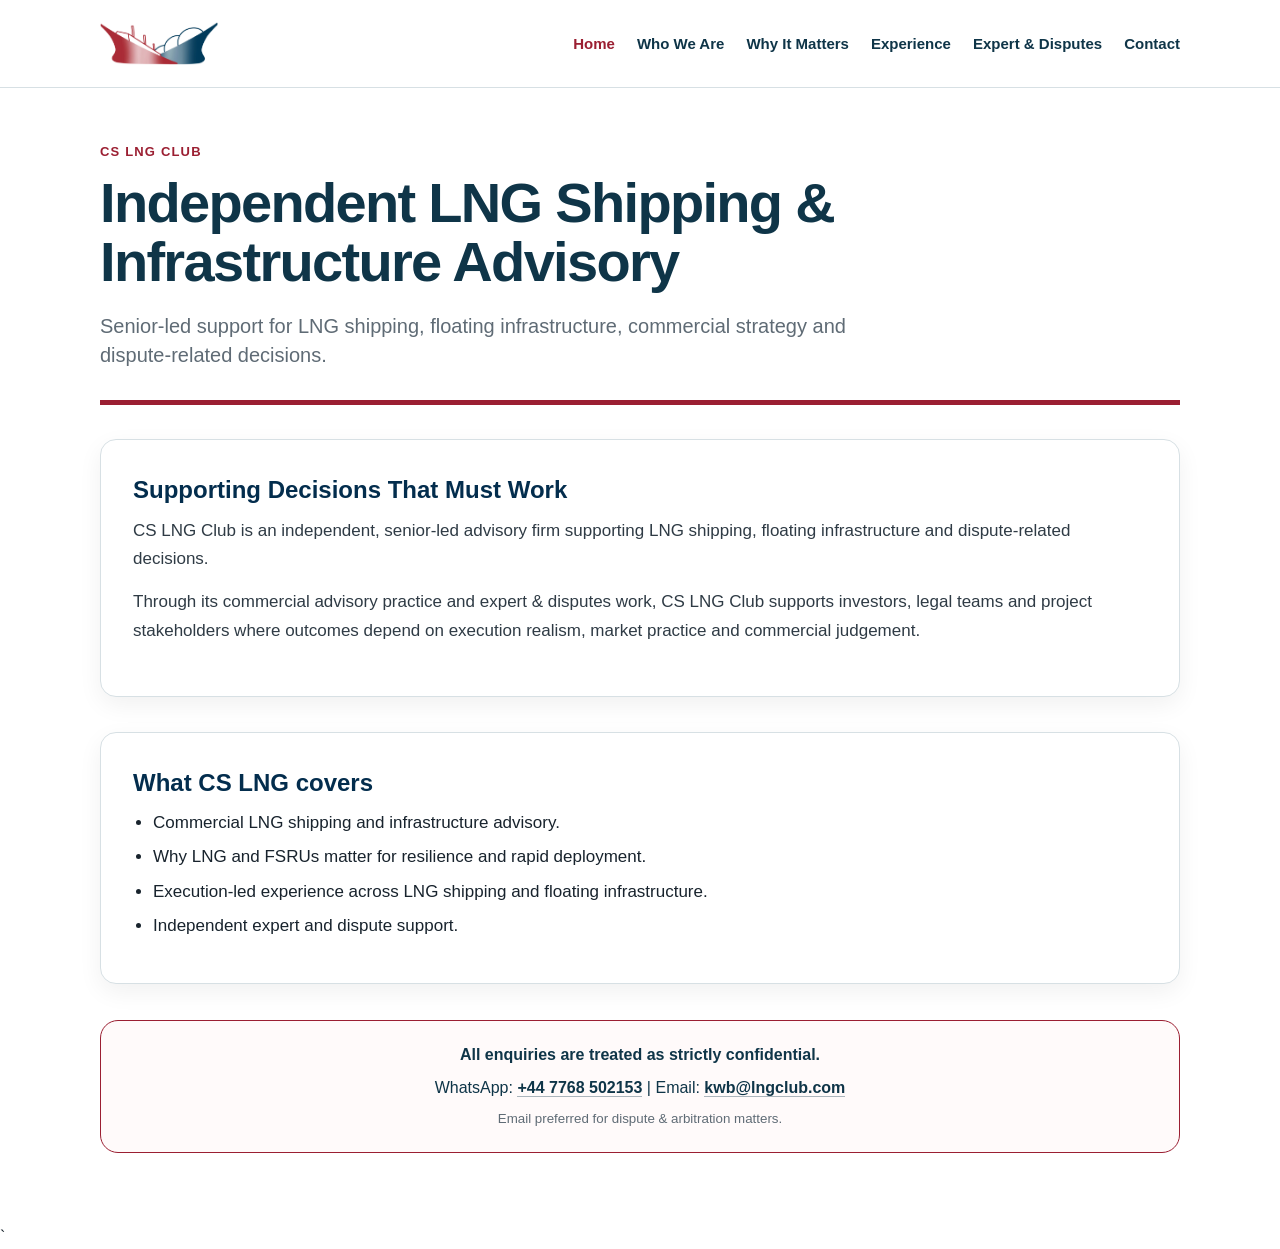
<file: index.html>
<!DOCTYPE html>
<html lang="en">
<head>
  <meta charset="UTF-8">
  <title>CS LNG Club | Independent LNG Shipping & Infrastructure Advisory</title>
  <meta name="description" content="Independent LNG shipping, FSRU and LNG infrastructure advisory. Commercial strategy, expert support and dispute-related services worldwide.">
  <meta name="keywords" content="LNG advisory, LNG shipping, FSRU, Floating LNG production, LNG expert witness, LNG disputes, LNG infrastructure, LNG consultant">
  <meta name="robots" content="index,follow">
  <meta name="viewport" content="width=device-width, initial-scale=1">
  <link rel="stylesheet" href="/styles.css">

</head>

<body>

<header class="site-header">
<div class="header-inner">
<a class="site-logo" href="/" aria-label="CS LNG Club home">
      <img src="/assets/images/logo-header.png" alt="CS LNG Club">
    </a>

    <nav class="site-nav" aria-label="Main navigation">
      <a class="active" href="/">Home</a>
      <a href="/commercial-advisory/">Who We Are</a>
      <a href="/why-it-matters/">Why It Matters</a>
      <a href="/experience/">Experience</a>
      <a href="/expert-disputes/">Expert &amp; Disputes</a>
      <a href="/contact/">Contact</a>
    </nav>
  </div>
</header>

<main class="page-shell">

  <section class="hero">
    <div>
      <p class="eyebrow">CS LNG Club</p>
      <h1>Independent LNG Shipping &amp; Infrastructure Advisory</h1>
      <p class="hero-subtitle">
        Senior-led support for LNG shipping, floating infrastructure, commercial strategy and dispute-related decisions.
      </p>
    </div>

  </section>
  <section class="content-card">
    <h2>Supporting Decisions That Must Work</h2>
    <p>
      CS LNG Club is an independent, senior-led advisory firm supporting LNG shipping,
      floating infrastructure and dispute-related decisions.
    </p>
    <p>
      Through its commercial advisory practice and expert &amp; disputes work, CS LNG Club supports
      investors, legal teams and project stakeholders where outcomes depend on execution realism,
      market practice and commercial judgement.
    </p>
  </section>

  <section class="content-card">
    <h2>What CS LNG covers</h2>
    <ul>
      <li>Commercial LNG shipping and infrastructure advisory.</li>
      <li>Why LNG and FSRUs matter for resilience and rapid deployment.</li>
      <li>Execution-led experience across LNG shipping and floating infrastructure.</li>
      <li>Independent expert and dispute support.</li>
    </ul>
  </section>

  <footer class="site-footer">
    <strong>All enquiries are treated as strictly confidential.</strong>
    <div>
      WhatsApp: <a href="https://wa.me/447768502153">+44 7768 502153</a>
      |
      Email: <a href="mailto:kwb@lngclub.com">kwb@lngclub.com</a>
    </div>
    <small>Email preferred for dispute &amp; arbitration matters.</small>
  </footer>

</main>

</body>
</html>
`
</file>
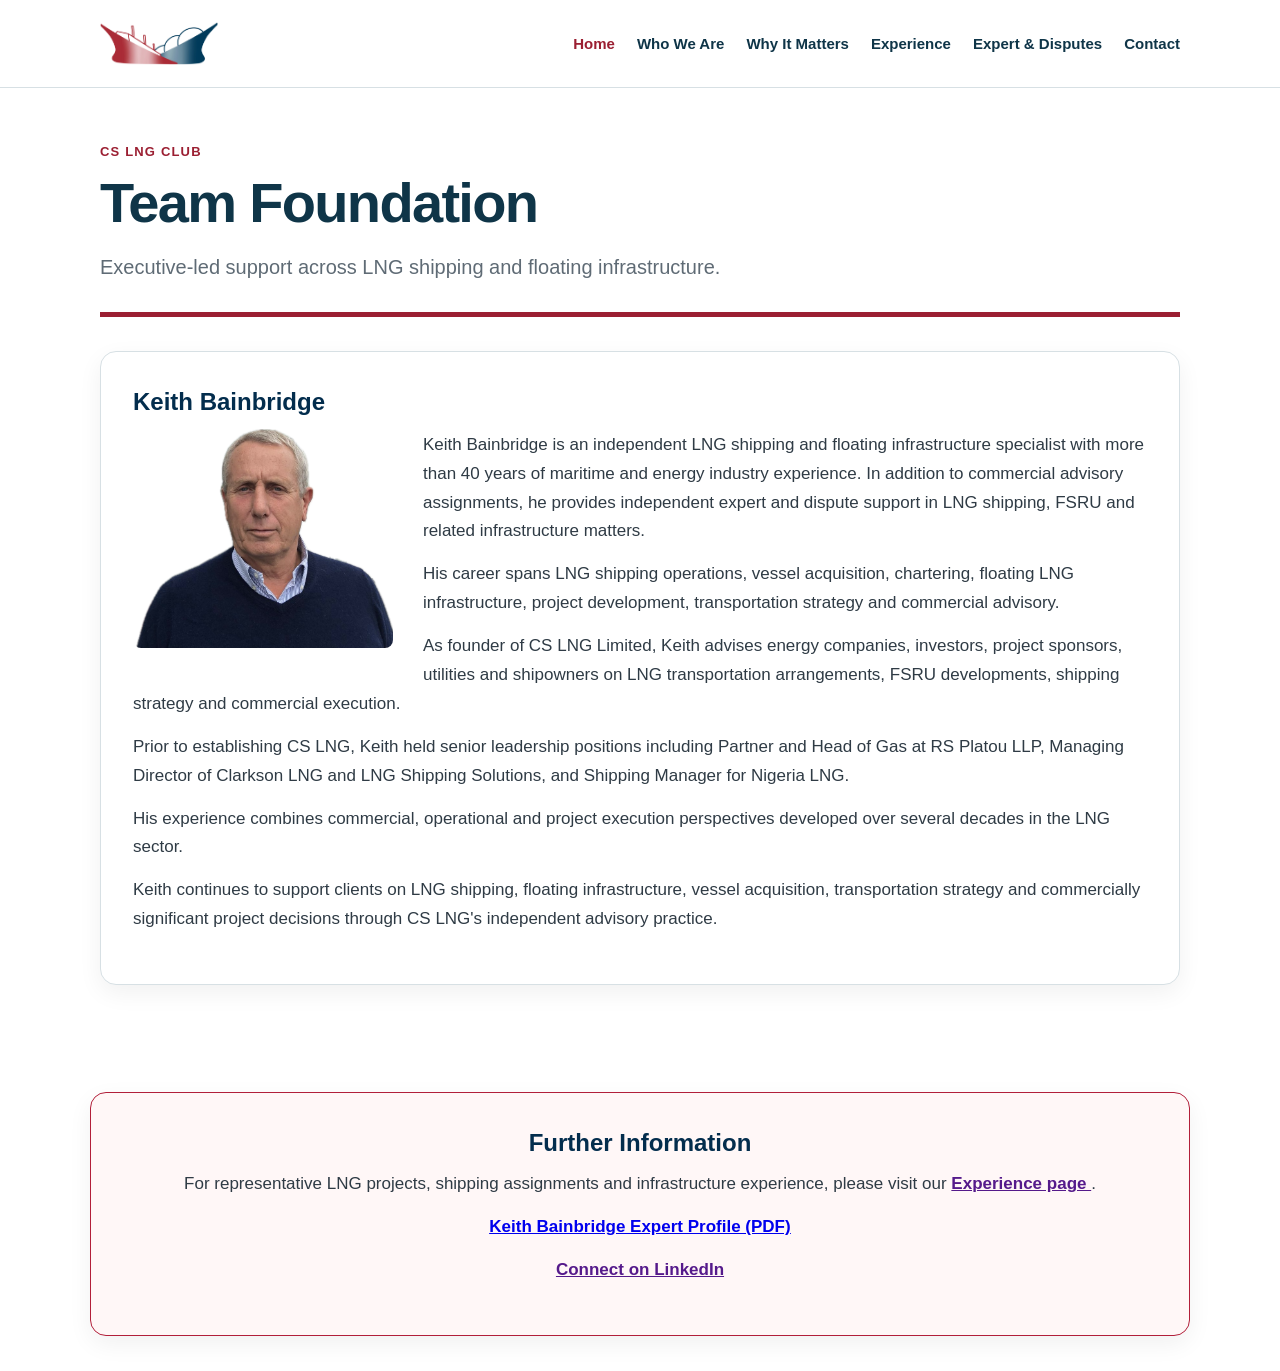
<file: commercial-advisory/index.html>
<!DOCTYPE html>
<html lang="en">
<head>
  <meta charset="UTF-8">
  <title>Who We Are -CS LNG Club</title>
  <meta name="description" content="Keith Bainbridge has more than 40 years' experience in LNG shipping, floating infrastructure, commercial advisory and independent expert support.">
 <meta name="robots" content="index,follow">
  <meta name="viewport" content="width=device-width, initial-scale=1">
  <link rel="stylesheet" href="/styles.css">
</head>

<body>
  <div class="site-wrap">


    <header class="site-header">
<div class="header-inner">
<a class="site-logo" href="/" aria-label="CS LNG Club home">
      <img src="/assets/images/logo-header.png" alt="CS LNG Club">
    </a>

    <nav class="site-nav" aria-label="Main navigation">
      <a class="active" href="/">Home</a>
      <a href="/commercial-advisory/">Who We Are</a>
      <a href="/why-it-matters/">Why It Matters</a>
      <a href="/experience/">Experience</a>
      <a href="/expert-disputes/">Expert &amp; Disputes</a>
      <a href="/contact/">Contact</a>
    </nav>
  </div>
</header>

   <main class="page-shell">

  <section class="hero">
    <div>
      <p class="eyebrow">CS LNG Club</p>

      <h1>Team Foundation </h1>

      <p class="hero-subtitle">
        Executive-led support across LNG shipping and floating infrastructure.
      </p>
    </div>
  </section>

  <section class="content-card">

<h2>Keith Bainbridge</h2>

<p style="text-align:center;">
  <img
  src="/assets/images/keith-bainbridge.png"
  alt="Keith Bainbridge"
  style="
    float:left;
    width:260px;
    margin:0 30px 20px 0;
    border-radius:8px;
  "
>
</p>
    
<p>
Keith Bainbridge is an independent LNG shipping and floating infrastructure specialist with more than 40 years of maritime and energy industry experience. In addition to commercial advisory assignments, he provides independent expert and dispute support in LNG shipping, FSRU and related infrastructure matters.
</p>
    
<p>
His career spans LNG shipping operations, vessel acquisition, chartering, floating LNG infrastructure, project development, transportation strategy and commercial advisory.
</p>

<p>
As founder of CS LNG Limited, Keith advises energy companies, investors, project sponsors, utilities and shipowners on LNG transportation arrangements, FSRU developments, shipping strategy and commercial execution.
</p>

<p>
Prior to establishing CS LNG, Keith held senior leadership positions including Partner and Head of Gas at RS Platou LLP, Managing Director of Clarkson LNG and LNG Shipping Solutions, and Shipping Manager for Nigeria LNG.
</p>

<p>
His experience combines commercial, operational and project execution perspectives developed over several decades in the LNG sector.
</p>

<p>
Keith continues to support clients on LNG shipping, floating infrastructure, vessel acquisition, transportation strategy and commercially significant project decisions through CS LNG's independent advisory practice.
</p>
    
<div style="clear:both;"></div>

</section>

</main>

 <section class="content-card" style="background:#fff7f7; border:1px solid #b21f3a; text-align:center;">

  <h2>Further Information</h2>

  <p>
    For representative LNG projects, shipping assignments and infrastructure experience, please visit our
    <a href="https://lngclub.com/experience/"
       target="_blank"
       rel="noopener noreferrer"
       style="color:#551A8B; font-weight:700; text-decoration:underline;">
      Experience page
    </a>.
  </p>

  <p>
  <a href="/assets/Keith-Bainbridge-Expert-Profile.pdf">
    <strong><u>Keith Bainbridge Expert Profile (PDF)</u></strong>
  </a>
</p>

  <p>
    <a href="https://www.linkedin.com/in/keith-bainbridge-67b097a/"
       target="_blank"
       rel="noopener noreferrer"
       style="color:#551A8B; font-weight:700; text-decoration:underline;">
      Connect on LinkedIn
    </a>
  </p>

</section>
</file>
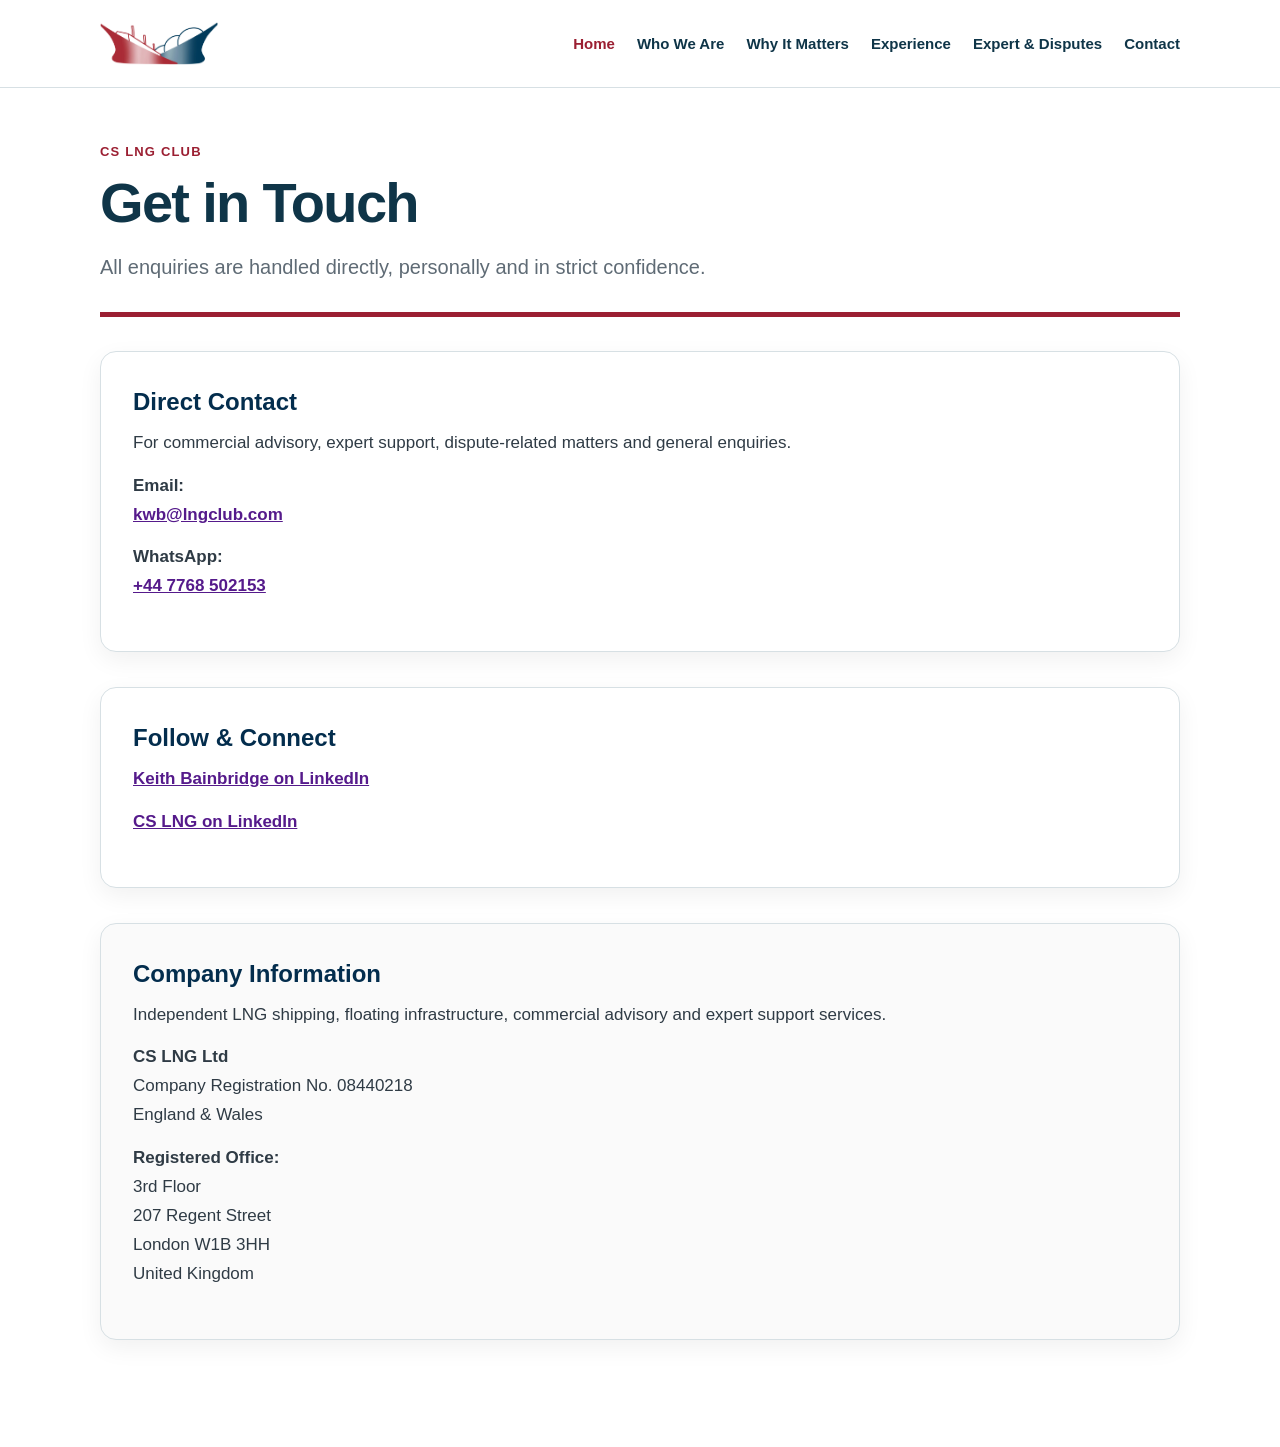
<file: contact/index.html>
<!DOCTYPE html>
<html lang="en">
<head>
  <meta charset="UTF-8">
  <title>Contact details -CS LNG Club</title>
  <meta name="robots" content="index,follow">
  <meta name="viewport" content="width=device-width, initial-scale=1">
  <link rel="stylesheet" href="/styles.css">
</head>

<body>
  <div class="site-wrap">


<header class="site-header">
<div class="header-inner">
<a class="site-logo" href="/" aria-label="CS LNG Club home">
      <img src="/assets/images/logo-header.png" alt="CS LNG Club">
    </a>

    <nav class="site-nav" aria-label="Main navigation">
      <a class="active" href="/">Home</a>
      <a href="/commercial-advisory/">Who We Are</a>
      <a href="/why-it-matters/">Why It Matters</a>
      <a href="/experience/">Experience</a>
      <a href="/expert-disputes/">Expert &amp; Disputes</a>
      <a href="/contact/">Contact</a>
    </nav>
  </div>
</header>

<main class="page-shell">

  <section class="hero">
    <div>
      <p class="eyebrow">CS LNG Club</p>

      <h1>Get in Touch</h1>

      <p class="hero-subtitle">
        All enquiries are handled directly, personally and in strict confidence.
      </p>
    </div>
  </section>

<section class="content-card">

  <h2>Direct Contact</h2>

  <p>
    For commercial advisory, expert support, dispute-related matters and general enquiries.
  </p>

  <p>
    <strong>Email:</strong><br>
    <a href="mailto:kwb@lngclub.com"
       style="color:#551A8B; font-weight:700; text-decoration:underline;">
      kwb@lngclub.com
    </a>
  </p>

  <p>
    <strong>WhatsApp:</strong><br>
    <a href="https://wa.me/447768502153"
       target="_blank"
       rel="noopener noreferrer"
       style="color:#551A8B; font-weight:700; text-decoration:underline;">
      +44 7768 502153
    </a>
  </p>

</section>


<section class="content-card">

  <h2>Follow &amp; Connect</h2>

  <p>
    <a href="https://www.linkedin.com/in/keith-bainbridge-67b097a/"
       target="_blank"
       rel="noopener noreferrer"
       style="color:#551A8B; font-weight:700; text-decoration:underline;">
      Keith Bainbridge on LinkedIn
    </a>
  </p>

  <p>
    <a href="https://www.linkedin.com/company/136883988/"
       target="_blank"
       rel="noopener noreferrer"
       style="color:#551A8B; font-weight:700; text-decoration:underline;">
      CS LNG on LinkedIn
    </a>
  </p>

</section>


<section class="content-card" style="background:#fafafa;">

  <h2>Company Information</h2>

  <div style="font-size:0.92rem; color:#555; line-height:1.7;">

    <p>
      Independent LNG shipping, floating infrastructure, commercial advisory and expert support services.
    </p>

    <p>
      <strong>CS LNG Ltd</strong><br>
      Company Registration No. 08440218<br>
      England &amp; Wales
    </p>

    <p>
      <strong>Registered Office:</strong><br>
      3rd Floor<br>
      207 Regent Street<br>
      London W1B 3HH<br>
      United Kingdom
    </p>

  </div>

</section>
</file>
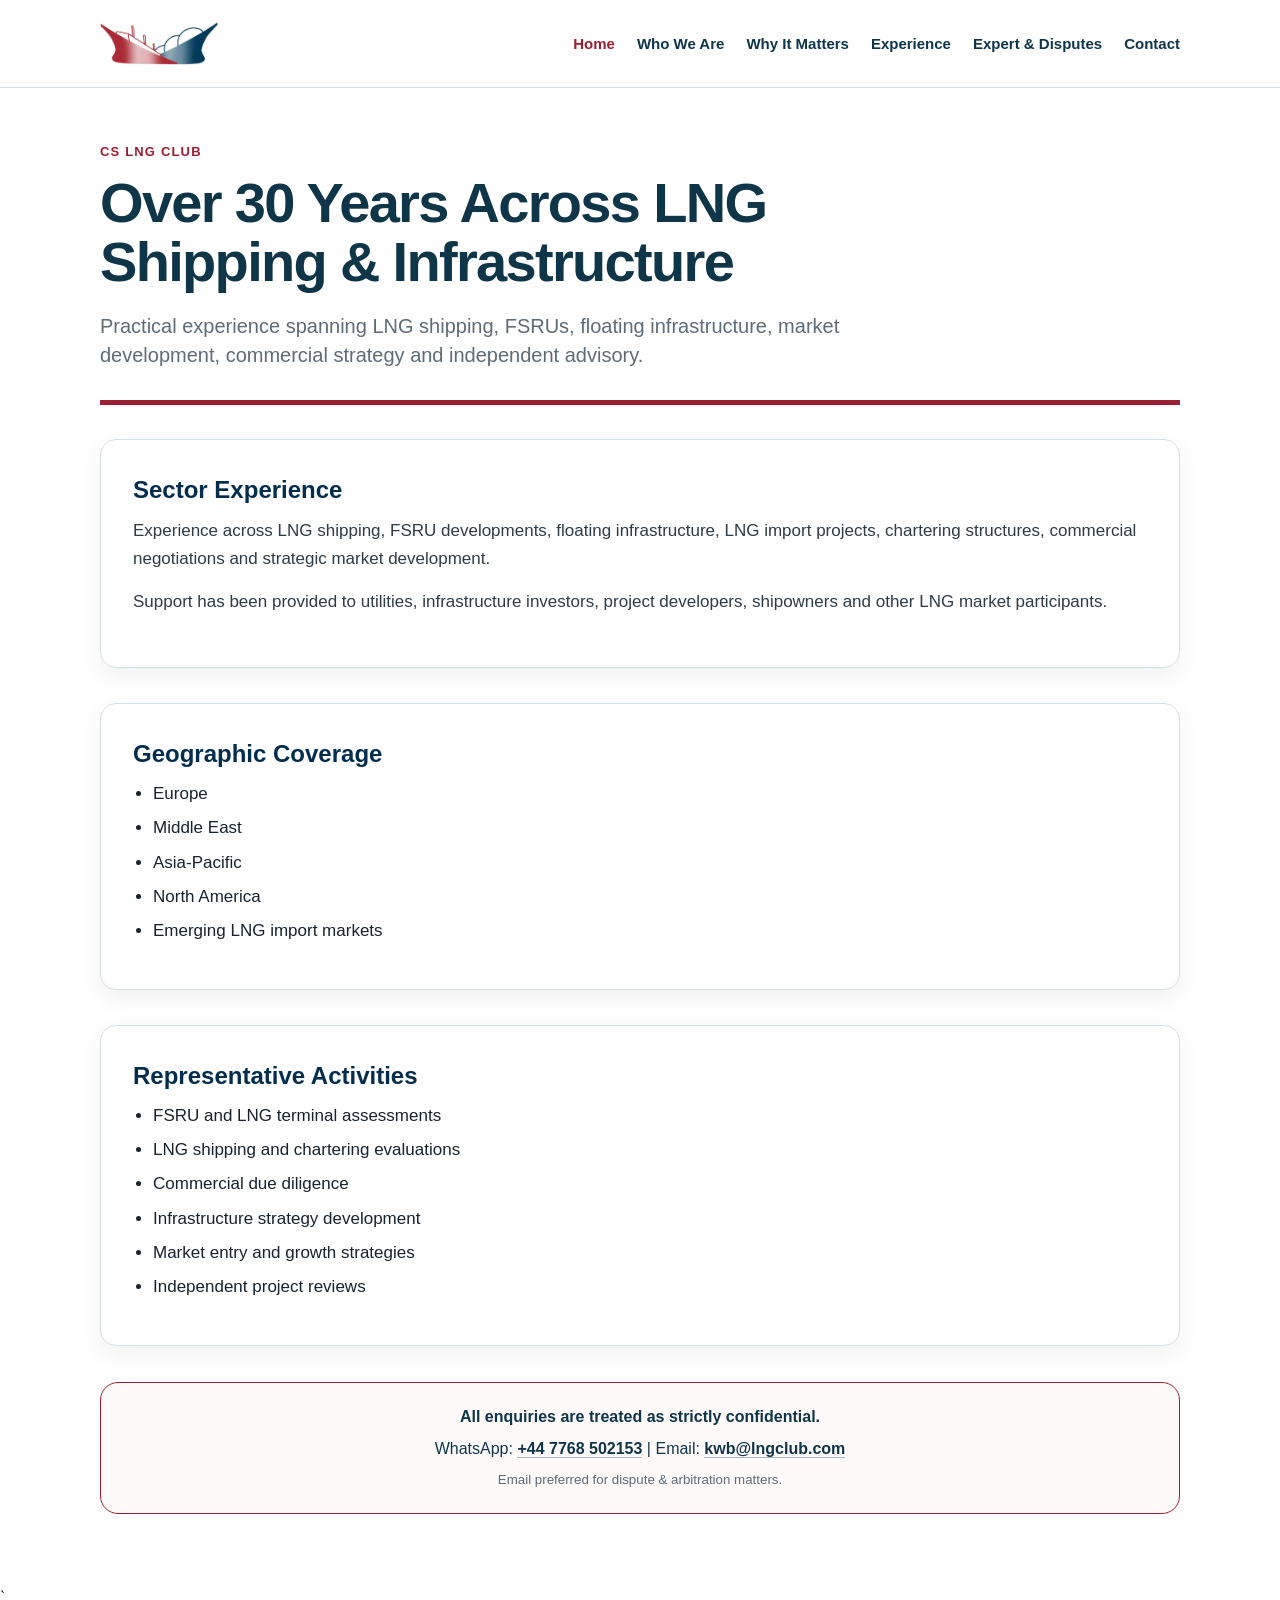
<file: experience/index.html>
<!DOCTYPE html>
<html lang="en">
<head>
  <meta charset="UTF-8">
  <title>Experience across LNG maritime and commercial value chain - CS LNG Club</title>
  <meta name="description" content="Over 30 years of experience across LNG shipping, FSRUs, floating infrastructure, commercial strategy and independent industry advisory.">
  <meta name="robots" content="index,follow">
  <meta name="viewport" content="width=device-width, initial-scale=1">
  <link rel="stylesheet" href="/styles.css">
</head>

<body>
  <div class="site-wrap">


<header class="site-header">
<div class="header-inner">
<a class="site-logo" href="/" aria-label="CS LNG Club home">
      <img src="/assets/images/logo-header.png" alt="CS LNG Club">
    </a>

    <nav class="site-nav" aria-label="Main navigation">
      <a class="active" href="/">Home</a>
      <a href="/commercial-advisory/">Who We Are</a>
      <a href="/why-it-matters/">Why It Matters</a>
      <a href="/experience/">Experience</a>
      <a href="/expert-disputes/">Expert &amp; Disputes</a>
      <a href="/contact/">Contact</a>
    </nav>
  </div>
</header>

<main class="page-shell">

 <section class="hero">
  <div>
    <p class="eyebrow">CS LNG Club</p>

    <h1>Over 30 Years Across LNG Shipping & Infrastructure</h1>

    <p class="hero-subtitle">
      Practical experience spanning LNG shipping, FSRUs, floating infrastructure, market development, commercial strategy and independent advisory.
    </p>
  </div>
</section>

<section class="content-card">
  <h2>Sector Experience</h2>

  <p>
    Experience across LNG shipping, FSRU developments, floating infrastructure,
    LNG import projects, chartering structures, commercial negotiations and
    strategic market development.
  </p>

  <p>
    Support has been provided to utilities, infrastructure investors,
    project developers, shipowners and other LNG market participants.
  </p>
</section>

<section class="content-card">
  <h2>Geographic Coverage</h2>

  <ul>
    <li>Europe</li>
    <li>Middle East</li>
    <li>Asia-Pacific</li>
    <li>North America</li>
    <li>Emerging LNG import markets</li>
  </ul>
</section>

<section class="content-card">
  <h2>Representative Activities</h2>

  <ul>
    <li>FSRU and LNG terminal assessments</li>
    <li>LNG shipping and chartering evaluations</li>
    <li>Commercial due diligence</li>
    <li>Infrastructure strategy development</li>
    <li>Market entry and growth strategies</li>
    <li>Independent project reviews</li>
  </ul>
</section>
  </section>

  <footer class="site-footer">
    <strong>All enquiries are treated as strictly confidential.</strong>
    <div>
      WhatsApp: <a href="https://wa.me/447768502153">+44 7768 502153</a>
      |
      Email: <a href="mailto:kwb@lngclub.com">kwb@lngclub.com</a>
    </div>
    <small>Email preferred for dispute &amp; arbitration matters.</small>
  </footer>

</main>

</body>
</html>
`
</file>
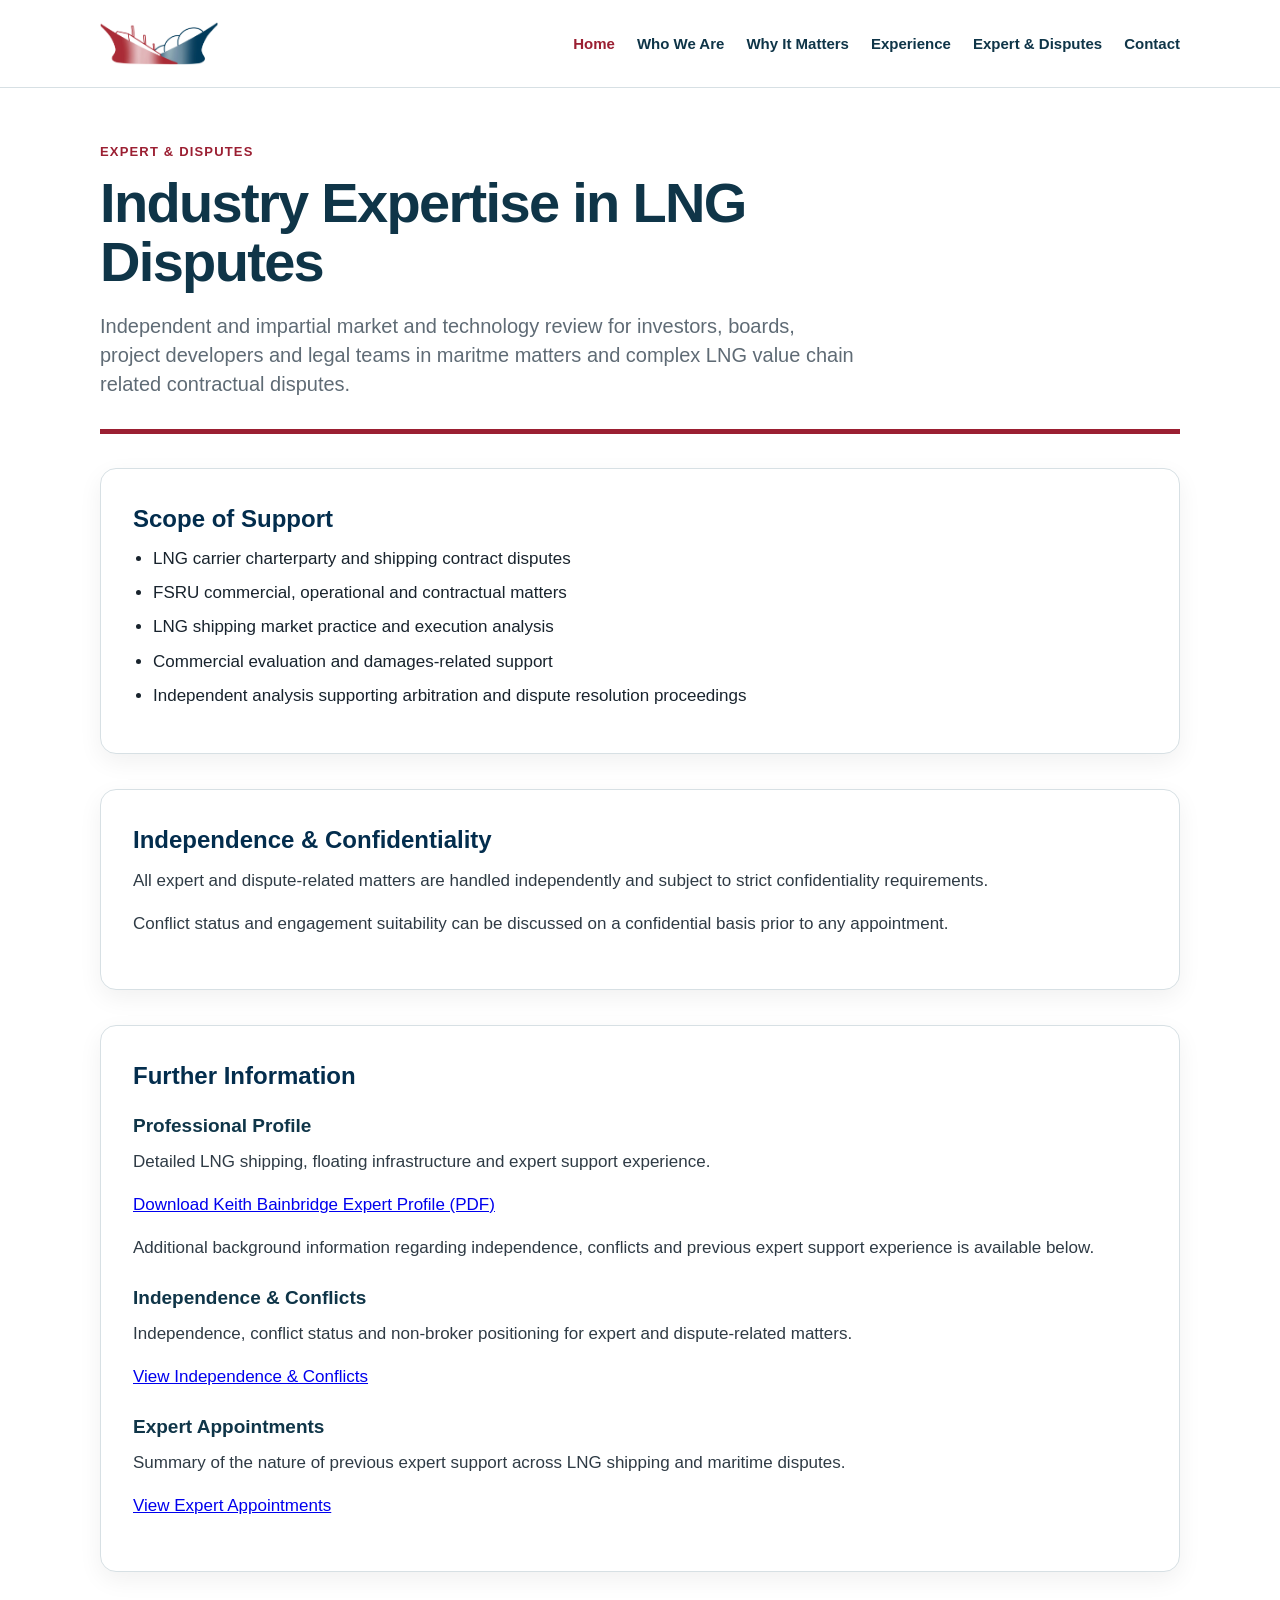
<file: expert-disputes/index.html>
<!DOCTYPE html>
<html lang="en">
<head>
  <meta charset="UTF-8">
  <title>Expert & Dispute Support - CS LNG Club</title>
 <meta name="description" content="Independent LNG expert witness support and dispute advisory covering LNG shipping, charterparties, FSRUs, arbitration and commercial matters.">
  <meta name="robots" content="index,follow">
  <meta name="viewport" content="width=device-width, initial-scale=1">
  <link rel="stylesheet" href="/styles.css">
</head>

<body>
  <div class="site-wrap">

  <header class="site-header">
<div class="header-inner">
<a class="site-logo" href="/" aria-label="CS LNG Club home">
      <img src="/assets/images/logo-header.png" alt="CS LNG Club">
    </a>

    <nav class="site-nav" aria-label="Main navigation">
      <a class="active" href="/">Home</a>
      <a href="/commercial-advisory/">Who We Are</a>
      <a href="/why-it-matters/">Why It Matters</a>
      <a href="/experience/">Experience</a>
      <a href="/expert-disputes/">Expert &amp; Disputes</a>
      <a href="/contact/">Contact</a>
    </nav>
  </div>
</header>

    <main class="page-shell">

  <section class="hero">
    <div>
      <p class="eyebrow">EXPERT & DISPUTES</p>

      <h1>Industry Expertise in LNG Disputes </h1>

      <p class="hero-subtitle">
        Independent and impartial market and technology review for investors, boards, project developers and legal teams in maritme matters and complex LNG value chain related contractual disputes.
      </p>
    </div>
  </section>

   <section class="content-card">
    <h2>Scope of Support</h2>

    <ul>
      <li>LNG carrier charterparty and shipping contract disputes</li>
      <li>FSRU commercial, operational and contractual matters</li>
      <li>LNG shipping market practice and execution analysis</li>
      <li>Commercial evaluation and damages-related support</li>
      <li>Independent analysis supporting arbitration and dispute resolution proceedings</li>
    </ul>
  </section>

  <section class="content-card">
    <h2>Independence & Confidentiality</h2>

    <p>
      All expert and dispute-related matters are handled independently and subject to strict confidentiality requirements.
    </p>

    <p>
      Conflict status and engagement suitability can be discussed on a confidential basis prior to any appointment.
    </p>
  </section>

<section class="content-card">
  <h2>Further Information</h2>

 <h3>Professional Profile</h3>

<p>
Detailed LNG shipping, floating infrastructure and expert support experience.
</p>

<p>
  <a href="/assets/Keith-Bainbridge-Expert-Profile.pdf"
    <strong><u>Download Keith Bainbridge Expert Profile (PDF)</u></strong>
  </a>
</p>
    
  <p>
    Additional background information regarding independence, conflicts and previous expert support experience is available below.
  </p>

  <h3>Independence & Conflicts</h3>

  <p>
    Independence, conflict status and non-broker positioning for expert and dispute-related matters.
  </p>

  <p>
<a href="/expert-disputes/independence-conflicts/"
<strong><u>View Independence & Conflicts</u></strong>
</a>
</p>

  <h3>Expert Appointments</h3>

  <p>
    Summary of the nature of previous expert support across LNG shipping and maritime disputes.
  </p>

  <p>
<a href="/expert-disputes/expert-appointments/"
<strong><u>View Expert Appointments</u></strong>
</a>
</p>
</section>
</file>
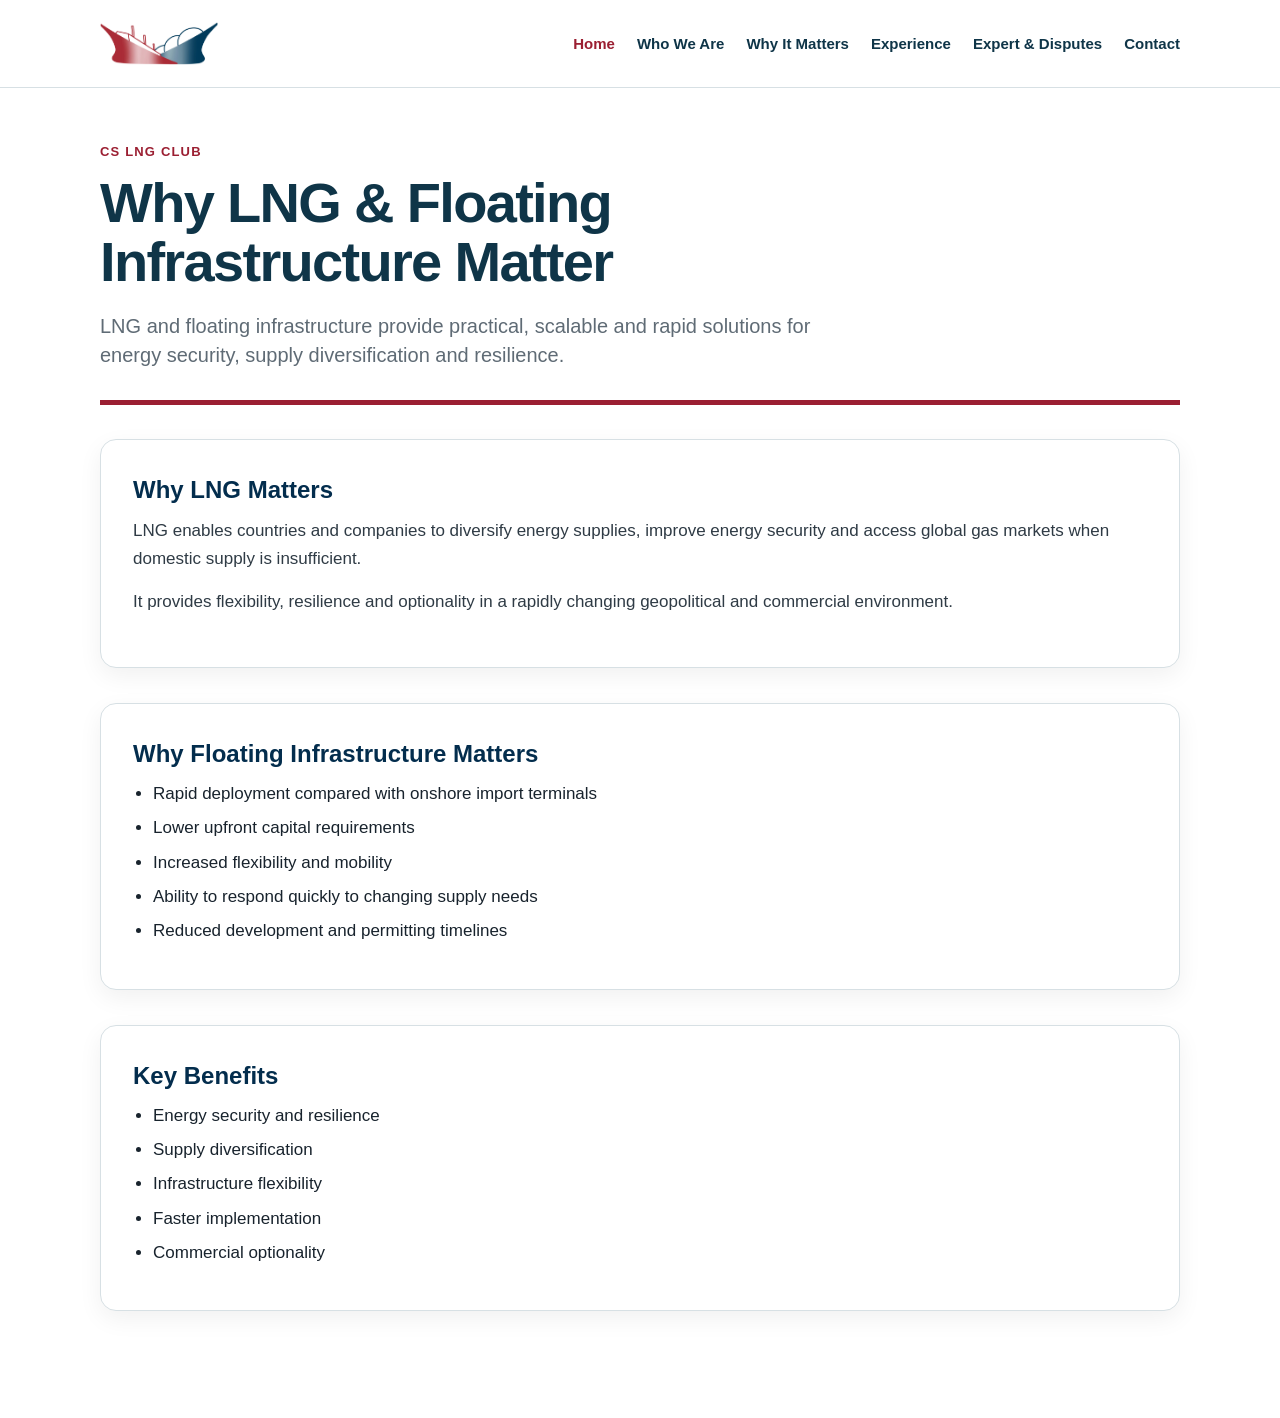
<file: why-it-matters/index.html>
<!DOCTYPE html>
<html lang="en">
<head>
  <meta charset="UTF-8">
  <title>Why LNG and Floating Infrastructure Matters -CS LNG Club</title>
  <meta name="description" content="Why LNG and floating infrastructure matter for energy security, supply diversification, resilience and rapid deployment of import capacity.">
  <meta name="robots" content="index,follow">
  <meta name="viewport" content="width=device-width, initial-scale=1">
  <link rel="stylesheet" href="/styles.css">
</head>

<body>
  <div class="site-wrap">


<header class="site-header">
<div class="header-inner">
<a class="site-logo" href="/" aria-label="CS LNG Club home">
      <img src="/assets/images/logo-header.png" alt="CS LNG Club">
    </a>

    <nav class="site-nav" aria-label="Main navigation">
      <a class="active" href="/">Home</a>
      <a href="/commercial-advisory/">Who We Are</a>
      <a href="/why-it-matters/">Why It Matters</a>
      <a href="/experience/">Experience</a>
      <a href="/expert-disputes/">Expert &amp; Disputes</a>
      <a href="/contact/">Contact</a>
    </nav>
  </div>
</header>

<main class="page-shell">

  <section class="hero">
    <div>
      <p class="eyebrow">CS LNG Club</p>

      <h1>Why LNG & Floating Infrastructure Matter</h1>

      <p class="hero-subtitle">
        LNG and floating infrastructure provide practical, scalable and rapid solutions for energy security, supply diversification and resilience.
      </p>
    </div>
  </section>

  <section class="content-card">
    <h2>Why LNG Matters</h2>

    <p>
      LNG enables countries and companies to diversify energy supplies,
      improve energy security and access global gas markets when domestic
      supply is insufficient.
    </p>

    <p>
      It provides flexibility, resilience and optionality in a rapidly
      changing geopolitical and commercial environment.
    </p>
  </section>

  <section class="content-card">
    <h2>Why Floating Infrastructure Matters</h2>

    <ul>
      <li>Rapid deployment compared with onshore import terminals</li>
      <li>Lower upfront capital requirements</li>
      <li>Increased flexibility and mobility</li>
      <li>Ability to respond quickly to changing supply needs</li>
      <li>Reduced development and permitting timelines</li>
    </ul>
  </section>

  <section class="content-card">
    <h2>Key Benefits</h2>

    <ul>
      <li>Energy security and resilience</li>
      <li>Supply diversification</li>
      <li>Infrastructure flexibility</li>
      <li>Faster implementation</li>
      <li>Commercial optionality</li>
    </ul>
  </section>

</main>
</file>
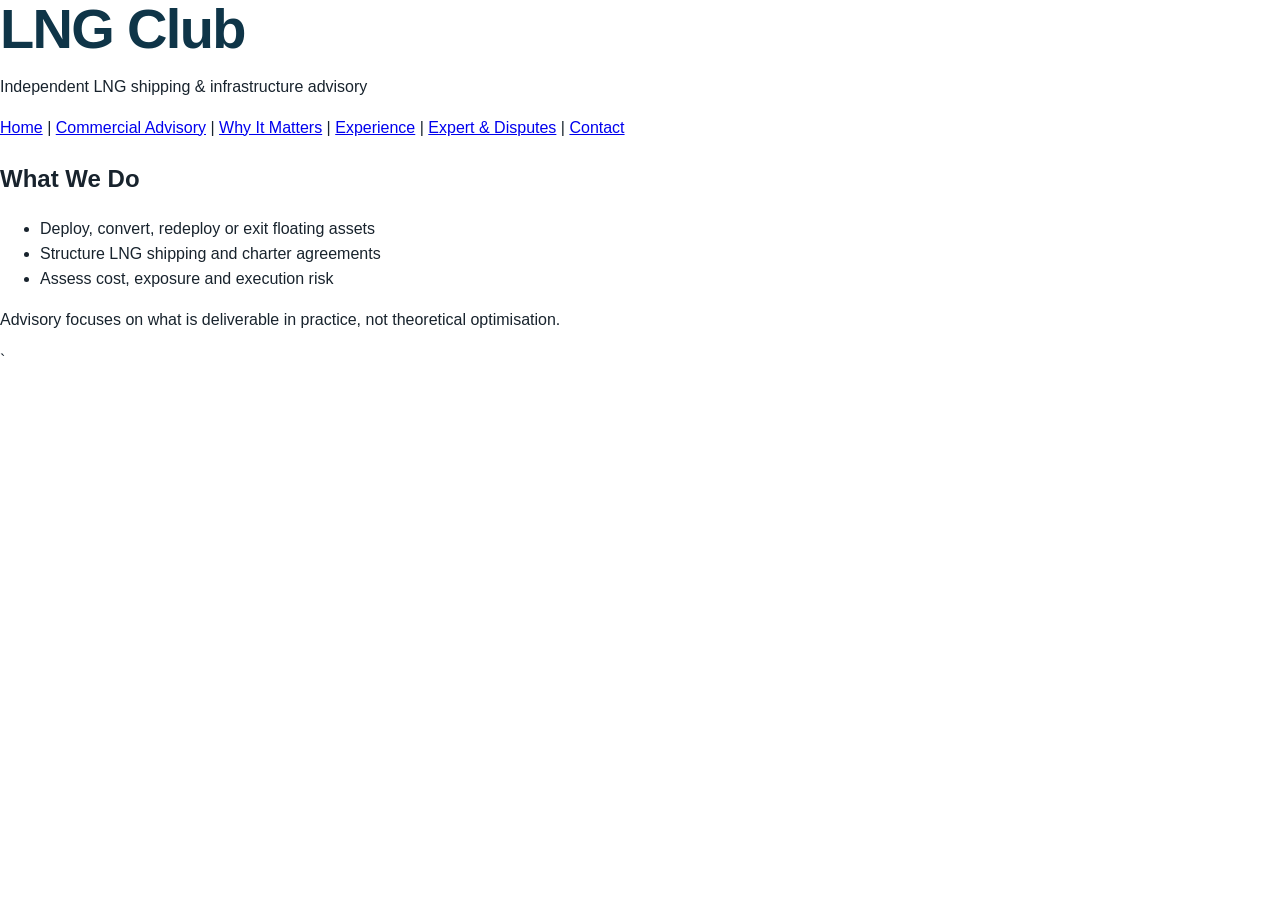
<file: commercial-advisory/what-we-do/index.html>
<!DOCTYPE html>
<html lang="en">
<head>
  <meta charset="UTF-8">
  <title>Why it matters -CS LNG Club</title>
  <meta name="robots" content="index,follow">
  <meta name="viewport" content="width=device-width, initial-scale=1">
  <link rel="stylesheet" href="/styles.css">
</head>

<body>
  <div class="site-wrap">

<header>
  <h1>LNG Club</h1>
  <p>Independent LNG shipping & infrastructure advisory</p>
  <nav>
  <a href="/">Home</a> |
  <a href="/commercial-advisory/">Commercial Advisory</a> |
  <a href="/why-it-matters/">Why It Matters</a> |
  <a href="/experience/">Experience</a> |
  <a href="/expert-disputes/">Expert & Disputes</a> |
  <a href="/contact/">Contact</a>
</nav>
</header>


<main>
  <h2>What We Do</h2>

  <ul>
    <li>Deploy, convert, redeploy or exit floating assets</li>
    <li>Structure LNG shipping and charter agreements</li>
    <li>Assess cost, exposure and execution risk</li>
  </ul>

  <p>
    Advisory focuses on what is deliverable in practice, not theoretical optimisation.
  </p>
</main>



</body>
</html>
`
</file>
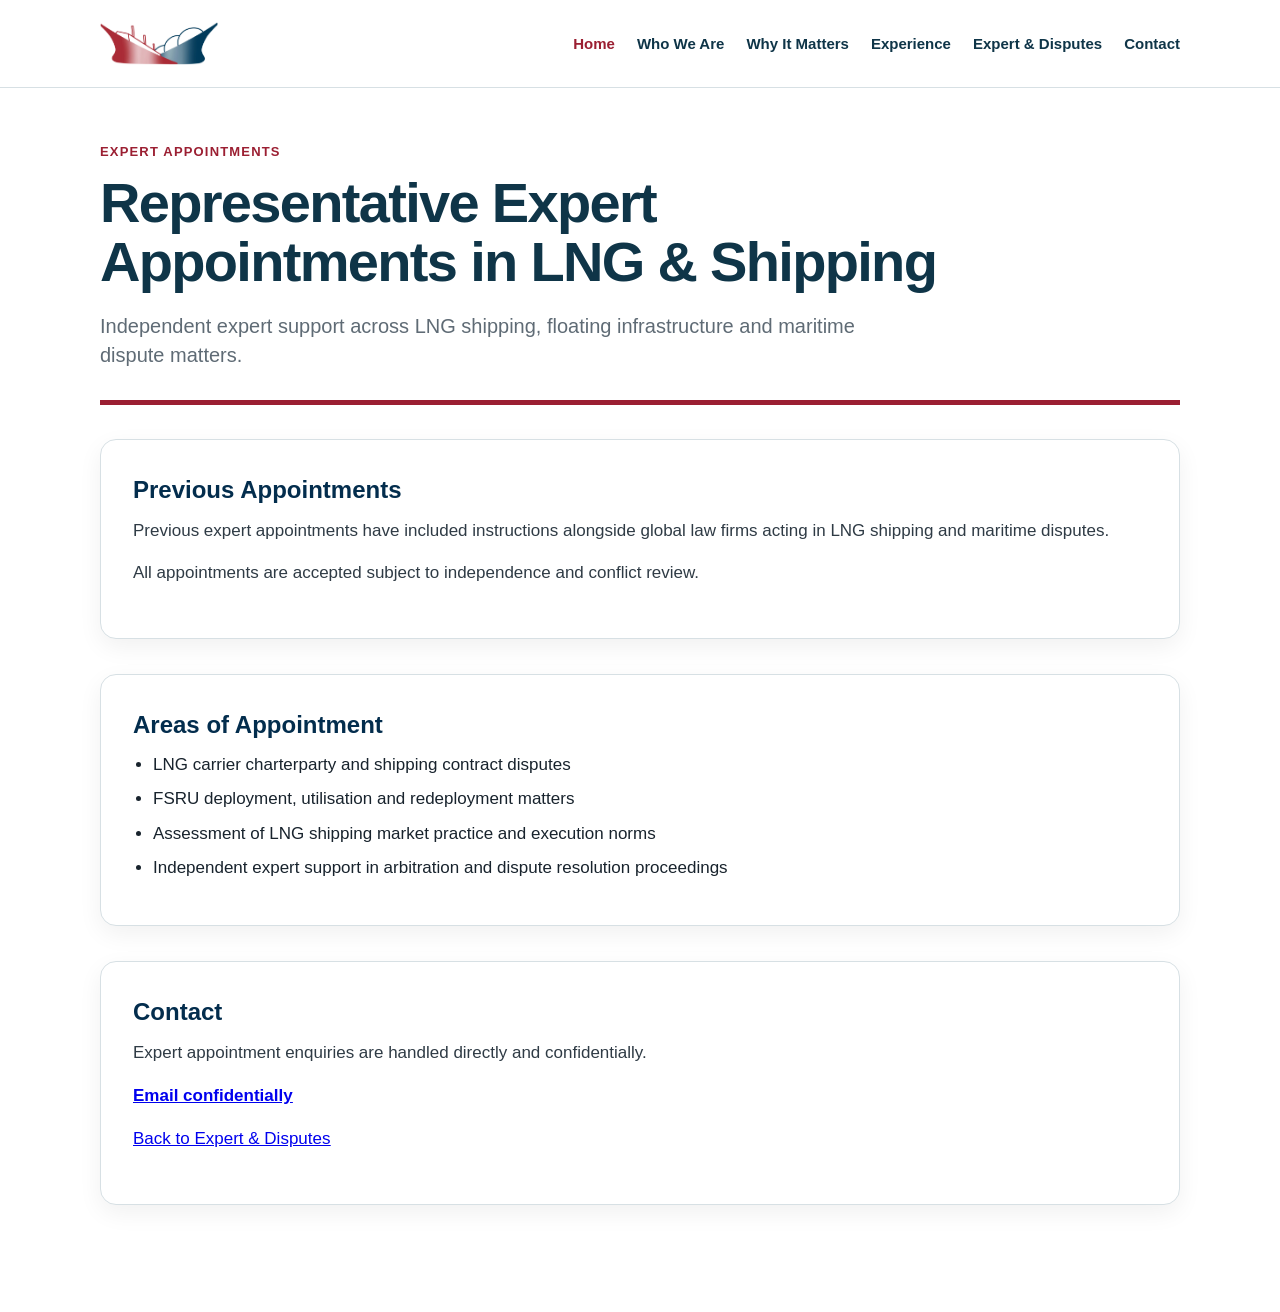
<file: expert-disputes/expert-appointments/index.html>
<!DOCTYPE html>
<html lang="en">
<head>
  <meta charset="UTF-8">
  <title>Expert Appointments -CS LNG Club</title>
  <meta name="description" content="Independent LNG expert appointments supporting arbitration, litigation and dispute resolution involving LNG shipping and floating infrastructure projects.">
  <meta name="robots" content="index,follow">
  <meta name="viewport" content="width=device-width, initial-scale=1">
  <link rel="stylesheet" href="/styles.css">
</head>

<body>
  <div class="site-wrap">

     <header class="site-header">
<div class="header-inner">
<a class="site-logo" href="/" aria-label="CS LNG Club home">
      <img src="/assets/images/logo-header.png" alt="CS LNG Club">
    </a>

    <nav class="site-nav" aria-label="Main navigation">
      <a class="active" href="/">Home</a>
      <a href="/commercial-advisory/">Who We Are</a>
      <a href="/why-it-matters/">Why It Matters</a>
      <a href="/experience/">Experience</a>
      <a href="/expert-disputes/">Expert &amp; Disputes</a>
      <a href="/contact/">Contact</a>
    </nav>
  </div>
</header>

   <main class="page-shell">

  <section class="hero">
    <div>
      <p class="eyebrow">EXPERT APPOINTMENTS</p>

      <h1>Representative Expert Appointments in LNG & Shipping</h1>

      <p class="hero-subtitle">
        Independent expert support across LNG shipping, floating infrastructure and maritime dispute matters.
      </p>
    </div>
  </section>

  <section class="content-card">
    <h2>Previous Appointments</h2>

    <p>
      Previous expert appointments have included instructions alongside global law firms acting in LNG shipping and maritime disputes.
    </p>

    <p>
      All appointments are accepted subject to independence and conflict review.
    </p>
  </section>

  <section class="content-card">
    <h2>Areas of Appointment</h2>

    <ul>
      <li>LNG carrier charterparty and shipping contract disputes</li>
      <li>FSRU deployment, utilisation and redeployment matters</li>
      <li>Assessment of LNG shipping market practice and execution norms</li>
      <li>Independent expert support in arbitration and dispute resolution proceedings</li>
    </ul>
  </section>

  <section class="content-card">
    <h2>Contact</h2>

    <p>
      Expert appointment enquiries are handled directly and confidentially.
    </p>

    <p>
      <a href="mailto:kwb@lngclub.com">
        <strong><u>Email confidentially</u></strong>
      </a>
    </p>

    <p>
  <a href="/expert-disputes/">
<u>Back to Expert &amp; Disputes</u></strong>
  </a>
</p>
  </section>

</main>
</file>
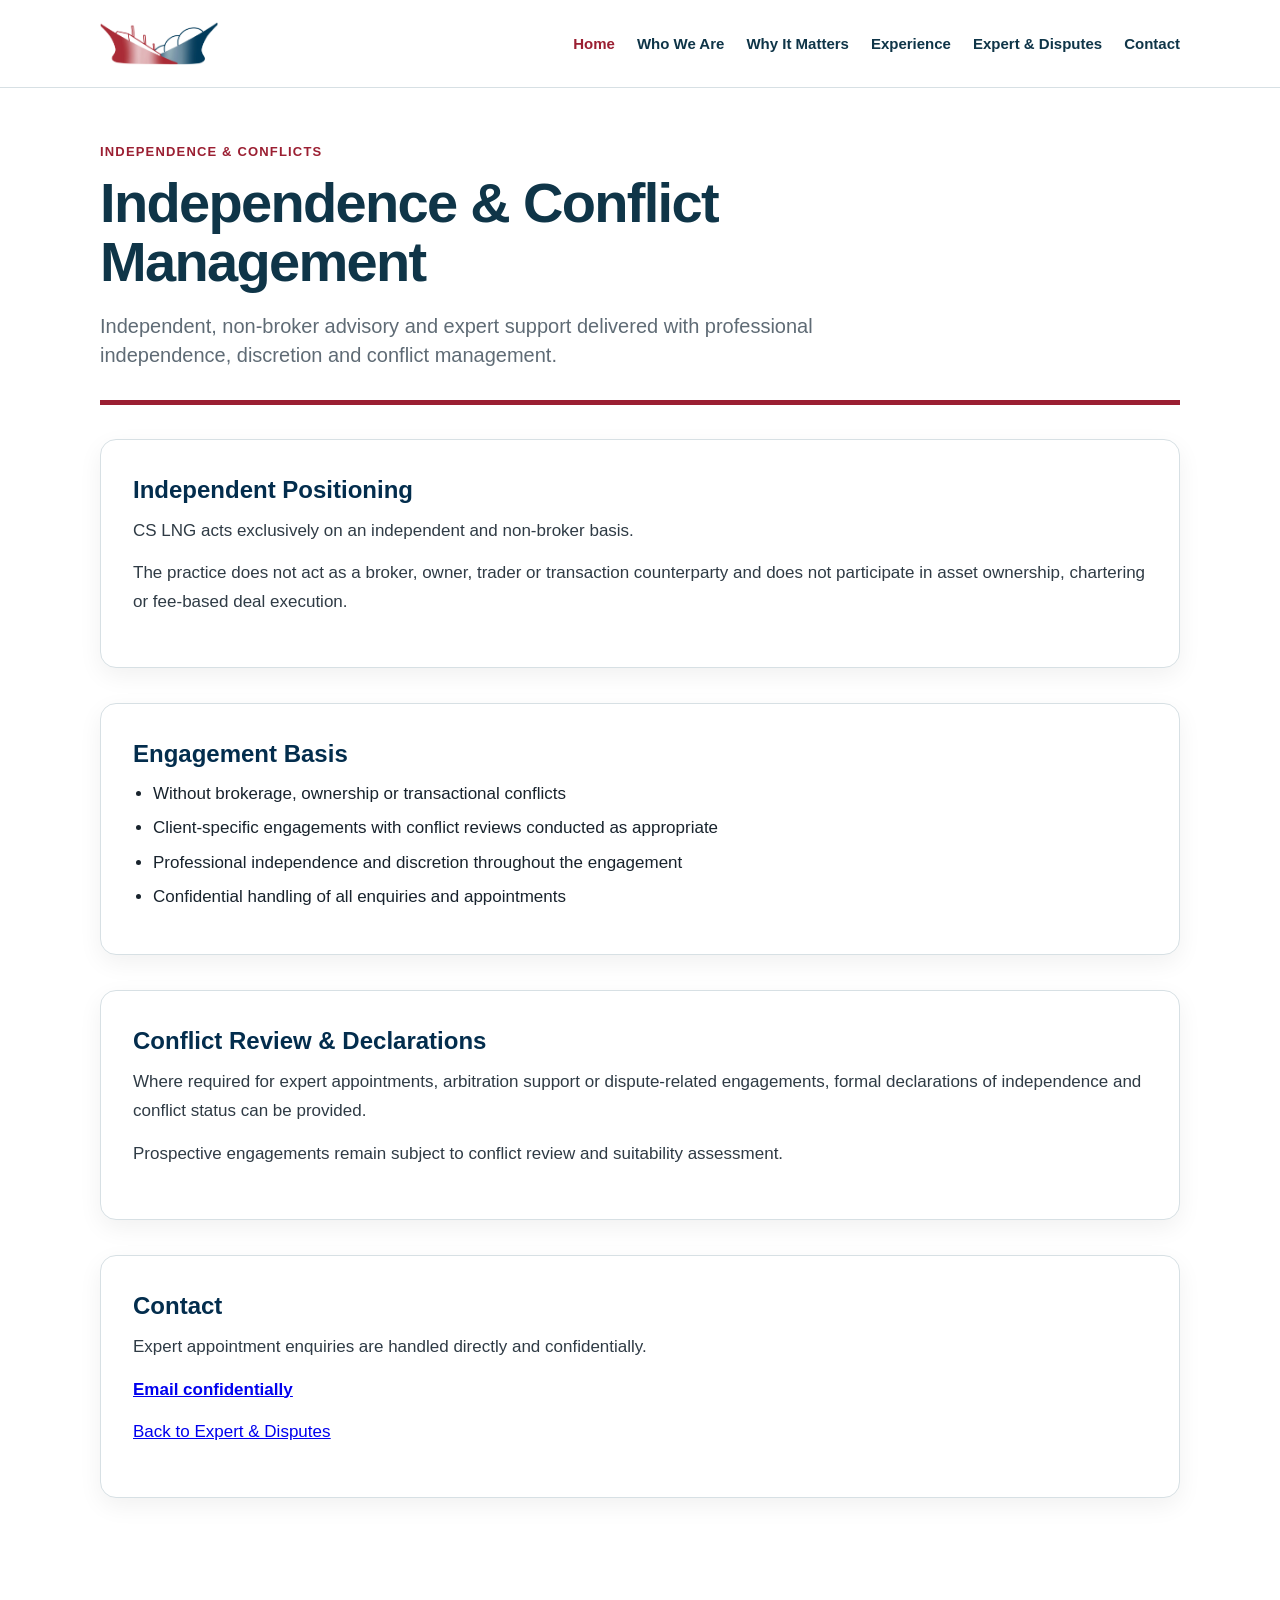
<file: expert-disputes/independence-conflicts/index.html>
<!DOCTYPE html>
<html lang="en">
<head>
  <meta charset="UTF-8">
  <title>Independence & Conflicts - CS LNG Club</title>
  <meta name="description" content="CS LNG operates independently on a non-broker basis with conflict reviews, confidentiality procedures and professional discretion applied to advisory, dispute support and expert engagement support.">
  <meta name="robots" content="index,follow">
  <meta name="viewport" content="width=device-width, initial-scale=1">
  <link rel="stylesheet" href="/styles.css">
</head>

<body>
  <div class="site-wrap">

      <header class="site-header">
<div class="header-inner">
<a class="site-logo" href="/" aria-label="CS LNG Club home">
      <img src="/assets/images/logo-header.png" alt="CS LNG Club">
    </a>

    <nav class="site-nav" aria-label="Main navigation">
      <a class="active" href="/">Home</a>
      <a href="/commercial-advisory/">Who We Are</a>
      <a href="/why-it-matters/">Why It Matters</a>
      <a href="/experience/">Experience</a>
      <a href="/expert-disputes/">Expert &amp; Disputes</a>
      <a href="/contact/">Contact</a>
    </nav>
  </div>
</header>

   <main class="page-shell">

  <section class="hero">
    <div>
      <p class="eyebrow">INDEPENDENCE & CONFLICTS</p>

      <h1>Independence & Conflict Management</h1>

      <p class="hero-subtitle">
        Independent, non-broker advisory and expert support delivered with professional independence, discretion and conflict management.
      </p>
    </div>
  </section>

  <section class="content-card">
    <h2>Independent Positioning</h2>

    <p>
      CS LNG acts exclusively on an independent and non-broker basis.
    </p>

    <p>
      The practice does not act as a broker, owner, trader or transaction counterparty and does not participate in asset ownership, chartering or fee-based deal execution.
    </p>
  </section>

  <section class="content-card">
    <h2>Engagement Basis</h2>

    <ul>
      <li>Without brokerage, ownership or transactional conflicts</li>
      <li>Client-specific engagements with conflict reviews conducted as appropriate</li>
      <li>Professional independence and discretion throughout the engagement</li>
      <li>Confidential handling of all enquiries and appointments</li>
    </ul>
  </section>

  <section class="content-card">
    <h2>Conflict Review & Declarations</h2>

    <p>
      Where required for expert appointments, arbitration support or dispute-related engagements, formal declarations of independence and conflict status can be provided.
    </p>

    <p>
      Prospective engagements remain subject to conflict review and suitability assessment.
    </p>
  </section>
     
<section class="content-card">
    <h2>Contact</h2>

    <p>
      Expert appointment enquiries are handled directly and confidentially.
    </p>

    <p>
      <a href="mailto:kwb@lngclub.com">
        <strong><u>Email confidentially</u></strong>
      </a>
    </p>

    <p>
  <a href="/expert-disputes/">
<u>Back to Expert &amp; Disputes</u></strong>
  </a>
</p>
  </section>
  <section
</file>
<file: styles.css>
:root {
  --blue: #0f3548;
  --red: #9b1f32;
  --text: #18232d;
  --muted: #5f6b75;
  --border: #d7e0e4;
  --white: #ffffff;
  --soft: #f7fafb;
  --shadow: 0 10px 24px rgba(15, 53, 72, 0.10);
  --radius: 18px;
  --max: 1080px;
}

* {
  box-sizing: border-box;
}

html,
body {
  margin: 0;
  padding: 0;
}

body {
  font-family: Arial, Helvetica, sans-serif;
  color: var(--text);
  background: var(--white);
  line-height: 1.55;
}

.site-header {
  border-bottom: 1px solid var(--border);
  background: #ffffff;
}

.header-inner {
  width: min(var(--max), calc(100% - 48px));
  margin: 0 auto;
  padding: 22px 0;
  display: flex;
  align-items: center;
  justify-content: space-between;
  gap: 32px;
}

.site-logo img {
  display: block;
  width: 118px;
  max-width: 118px;
  height: auto;
}

.site-nav {
  display: flex;
  align-items: center;
  justify-content: flex-end;
  flex-wrap: wrap;
  gap: 12px 22px;
}

.site-nav a {
  color: var(--blue);
  text-decoration: none;
  font-size: 15px;
  font-weight: 600;
}

.site-nav a:hover,
.site-nav a.active {
  color: var(--red);
}

.page-shell {
  width: min(var(--max), calc(100% - 48px));
  margin: 0 auto;
  padding: 54px 0 72px;
}

.hero {
  display: block;
  padding-bottom: 30px;
  margin-bottom: 34px;
  border-bottom: 5px solid var(--red);
}

.eyebrow {
  margin: 0 0 12px;
  color: var(--red);
  font-size: 13px;
  font-weight: 700;
  letter-spacing: 0.09em;
  text-transform: uppercase;
}

h1 {
  margin: 0;
  max-width: 850px;
  color: var(--blue);
  font-size: clamp(36px, 5vw, 56px);
  line-height: 1.05;
  font-weight: 800;
  letter-spacing: -0.03em;
}

.hero-subtitle {
  max-width: 760px;
  margin: 20px 0 0;
  color: var(--muted);
  font-size: 20px;
  line-height: 1.45;
}

.hero-logo {
  display: flex;
  justify-content: flex-end;
}

.hero-logo img {
  display: block;
  width: 140px;
  max-width: 140px;
  height: auto;
}

.content-card {
  background: #ffffff;
  border: 1px solid var(--border);
  border-radius: var(--radius);
  box-shadow: var(--shadow);
  padding: 30px 34px;
  margin-bottom: 24px;
}

.content-card h2 {
  margin: 0 0 12px;
  color: var(--blue);
  font-size: 24px;
  line-height: 1.2;
}

.content-card h3 {
  margin: 20px 0 8px;
  color: var(--blue);
  font-size: 19px;
}

.content-card p {
  margin: 0 0 14px;
  font-size: 17px;
}

.content-card ul {
  margin: 10px 0 0 20px;
  padding: 0;
}

.content-card li {
  margin-bottom: 8px;
  font-size: 17px;
}

.button-link {
  display: inline-block;
  margin-top: 14px;
  color: var(--red);
  font-weight: 700;
  text-decoration: none;
  border-bottom: 1px solid rgba(155, 31, 50, 0.35);
}

.button-link:hover {
  color: var(--blue);
  border-bottom-color: var(--blue);
}

.site-footer {
  margin-top: 36px;
  padding: 22px 26px;
  border-radius: var(--radius);
  border: 1.5px solid var(--red);
  background: #fffafa;
  color: var(--blue);
  display: grid;
  gap: 8px;
  text-align: center;
}

.site-footer a {
  color: var(--blue);
  font-weight: 700;
  text-decoration: none;
  border-bottom: 1px solid rgba(15, 53, 72, 0.35);
}

.site-footer a:hover {
  color: var(--red);
  border-bottom-color: var(--red);
}

.site-footer small {
  color: var(--muted);
}

@media (max-width: 820px) {
  .header-inner {
    flex-direction: column;
    align-items: flex-start;
    gap: 18px;
  }

  .site-nav {
    justify-content: flex-start;
    gap: 10px 16px;
  }

  .hero {
    grid-template-columns: 1fr;
    gap: 22px;
  }

  .hero-logo {
    justify-content: flex-start;
  }

  .hero-logo img {
    width: 120px;
    max-width: 120px;
  }
}

@media (max-width: 520px) {
  .header-inner,
  .page-shell {
    width: min(100% - 28px, var(--max));
  }

  .page-shell {
    padding-top: 36px;
  }

  .content-card {
    padding: 22px;
  }

  h1 {
    font-size: 34px;
  }

  .hero-subtitle {
    font-size: 18px;
  }
}
.page-hero {
  background: #032d4d;
  color: #ffffff;
  padding: 70px 20px;
}

.page-hero-inner {
  max-width: 1100px;
  margin: 0 auto;
}

.page-hero .eyebrow {
  text-transform: uppercase;
  letter-spacing: 0.12em;
  font-size: 0.85rem;
  color: #9fc5df;
  margin-bottom: 12px;
}

.page-hero h1 {
  max-width: 850px;
  font-size: 2.4rem;
  line-height: 1.15;
  margin: 0 0 18px 0;
}

.page-hero p {
  max-width: 780px;
  font-size: 1.08rem;
  line-height: 1.7;
  color: #e6eef5;
}

.who-we-are-section {
  max-width: 1100px;
  margin: 0 auto;
  padding: 60px 20px;
}

.profile-layout {
  display: grid;
  grid-template-columns: 320px 1fr;
  gap: 45px;
  align-items: start;
}

.profile-photo-wrap {
  background: #f4f7fa;
  border-radius: 18px;
  padding: 14px;
  box-shadow: 0 8px 24px rgba(0, 0, 0, 0.08);
}

.profile-photo {
  width: 100%;
  display: block;
  border-radius: 14px;
  object-fit: cover;
}

.profile-text h2 {
  font-size: 2rem;
  color: #032d4d;
  margin: 0 0 6px 0;
}

.profile-text h3 {
  font-size: 1.1rem;
  color: #4f6b7a;
  margin: 0 0 24px 0;
  font-weight: 600;
}

.profile-text p {
  font-size: 1rem;
  line-height: 1.75;
  color: #2f3b45;
  margin-bottom: 18px;
}

.profile-buttons {
  display: flex;
  flex-wrap: wrap;
  gap: 14px;
  margin-top: 28px;
}

.button-primary,
.button-secondary {
  display: inline-block;
  padding: 12px 18px;
  border-radius: 8px;
  font-weight: 700;
  text-decoration: none;
}

.button-primary {
  background: #032d4d;
  color: #ffffff;
}

.button-secondary {
  background: #eef4f8;
  color: #032d4d;
  border: 1px solid #c8d8e2;
}

.button-primary:hover,
.button-secondary:hover {
  opacity: 0.88;
}

.content-card {
  max-width: 1100px;
  margin: 0 auto 35px auto;
  padding: 36px 32px;
  background: #ffffff;
  border-radius: 16px;
  box-shadow: 0 8px 24px rgba(0, 0, 0, 0.06);
}

.content-card h2 {
  color: #032d4d;
  margin-top: 0;
}

.content-card p {
  line-height: 1.7;
  color: #2f3b45;
}

.experience-grid {
  display: grid;
  grid-template-columns: repeat(4, 1fr);
  gap: 12px;
  margin-top: 24px;
}

.experience-grid div {
  background: #f4f7fa;
  border: 1px solid #dce7ef;
  border-radius: 8px;
  padding: 12px 14px;
  color: #032d4d;
  font-weight: 600;
  text-align: center;
}

.closing-section {
  margin-bottom: 70px;
}

@media (max-width: 850px) {
  .profile-layout {
    grid-template-columns: 1fr;
  }

  .profile-photo-wrap {
    max-width: 320px;
  }

  .experience-grid {
    grid-template-columns: repeat(2, 1fr);
  }

  .page-hero h1 {
    font-size: 2rem;
  }
}

@media (max-width: 520px) {
  .experience-grid {
    grid-template-columns: 1fr;
  }

  .profile-buttons {
    flex-direction: column;
  }

  .button-primary,
  .button-secondary {
    text-align: center;
  }
}
</file>
